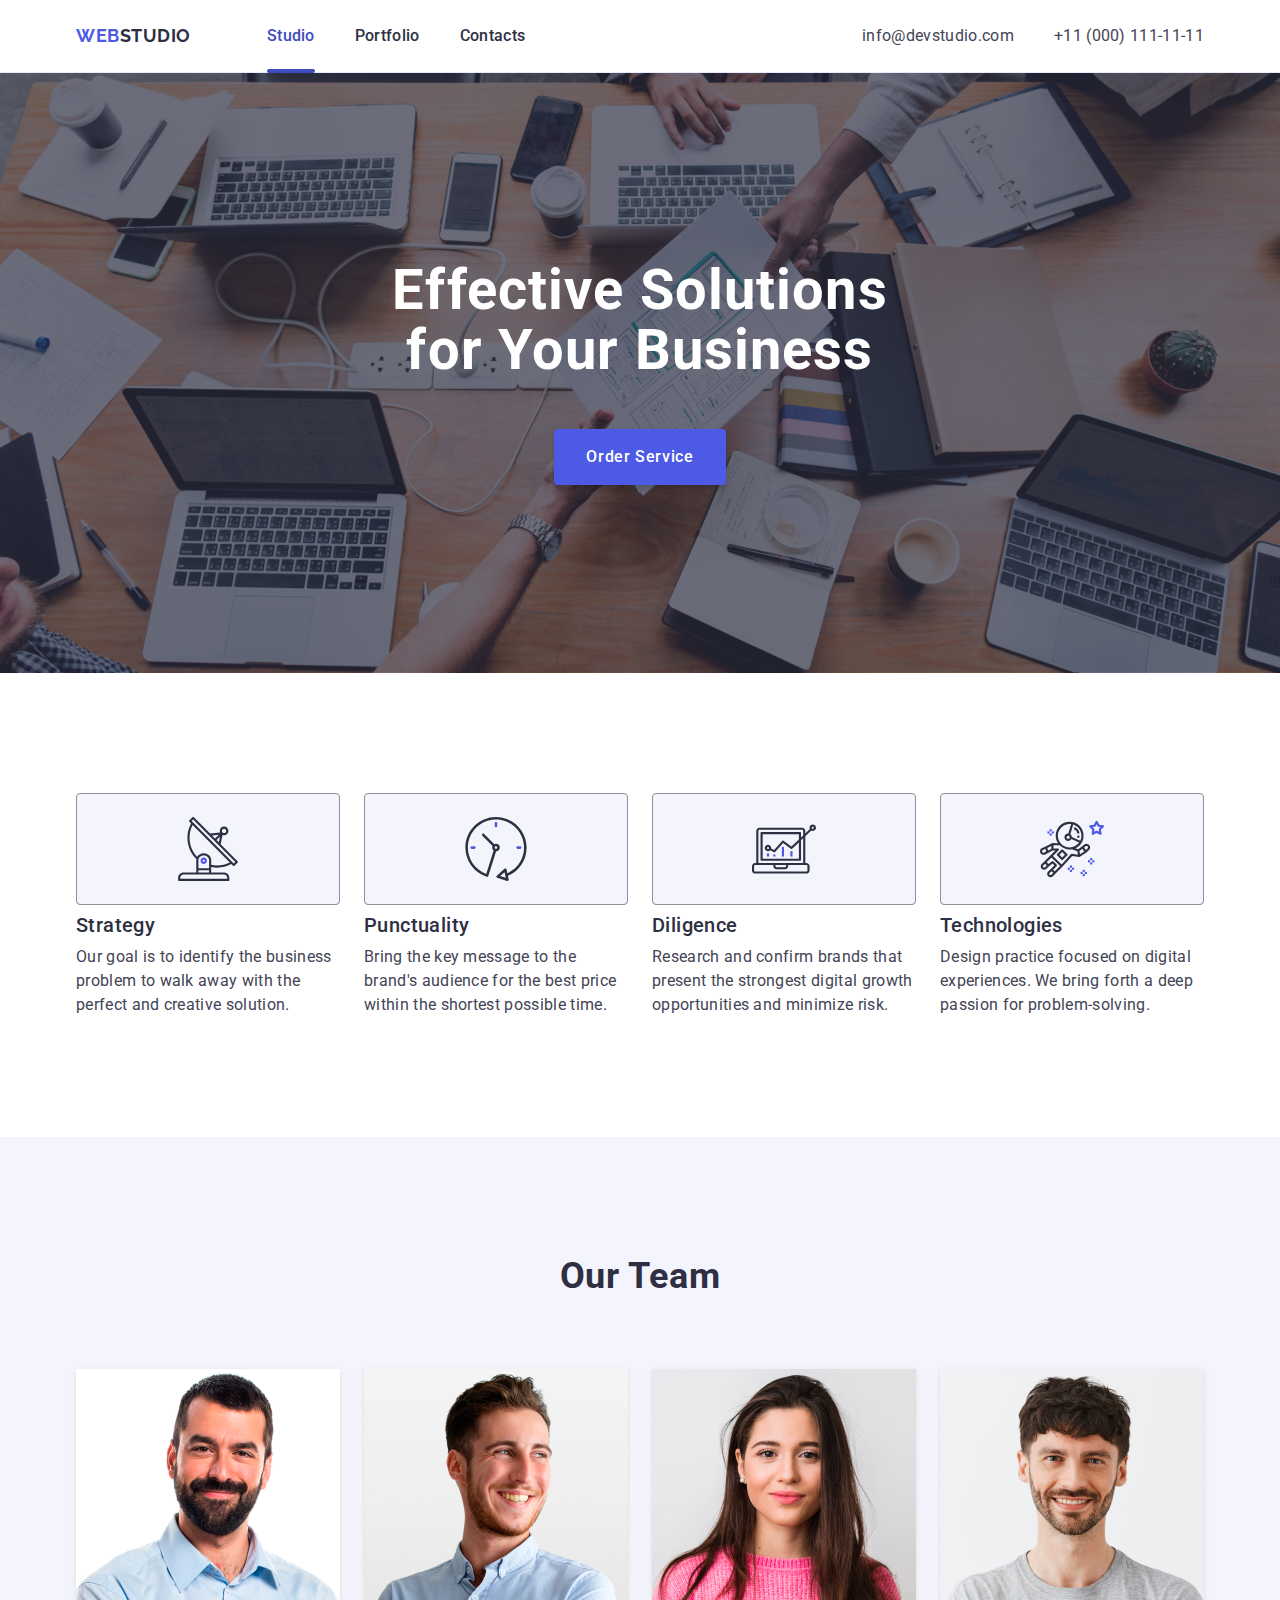
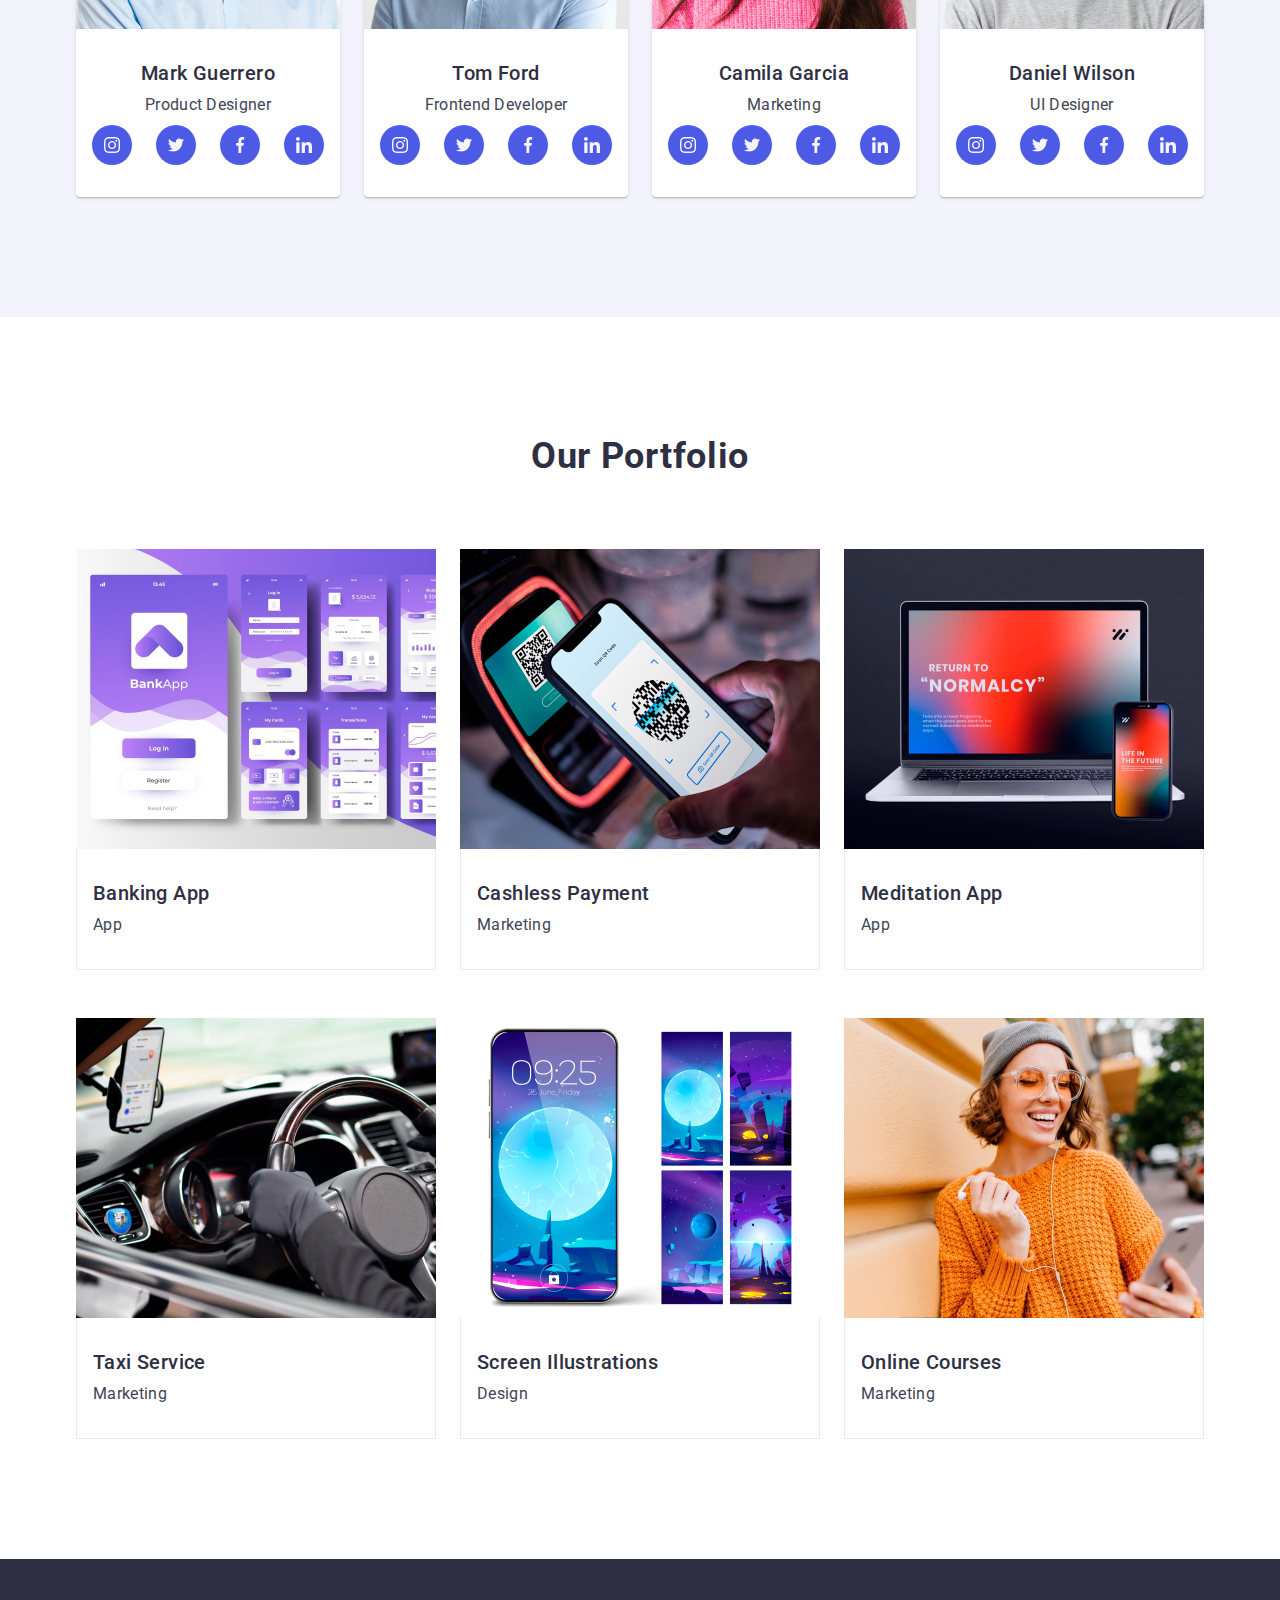
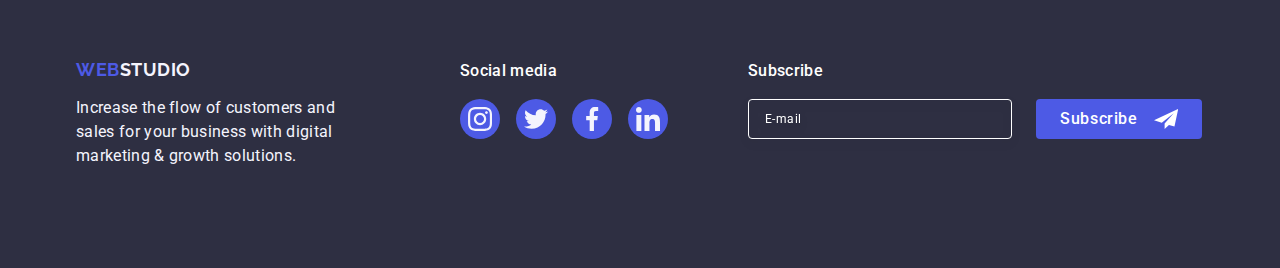
<file: index.html>
<!DOCTYPE html>
<html lang="en">
  <head>
    <meta charset="UTF-8" />
    <meta name="viewport" content="width=device-width, initial-scale=1.0" />
    <title>goit-markup-hw-05</title>

    <link
      rel="stylesheet"
      href="https://cdnjs.cloudflare.com/ajax/libs/modern-normalize/2.0.0/modern-normalize.min.css"
    />
    <link rel="preconnect" href="https://fonts.googleapis.com" />
    <link rel="preconnect" href="https://fonts.gstatic.com" crossorigin />
    <link
      href="https://fonts.googleapis.com/css2?family=Raleway:wght@700&family=Roboto:wght@400;500;700&display=swap"
      rel="stylesheet"
    />

    <link rel="stylesheet" href="./css/style.css" />
  </head>
  <body>
    <!-- header -->

    <header class="header">
      <div class="container-header container">
        <nav class="navigation">
          <a href="./index.html" target="_blank" class="logo-item"
            >Web<span class="logo-span">Studio</span>
          </a>
          <ul class="navigation-list">
            <li>
              <a
                href="./index.html"
                target="_blank"
                class="navigation-item active-color nav-active-state"
                >Studio</a
              >
            </li>
            <li>
              <a
                href=""
                target="_blank"
                class="navigation-item nav-active-state"
                >Portfolio</a
              >
            </li>
            <li>
              <a
                href=""
                target="_blank"
                class="navigation-item nav-active-state"
                >Contacts</a
              >
            </li>
          </ul>
        </nav>
        <address class="address">
          <ul class="contacts-list">
            <li>
              <a href="mailto:info@devstudio.com" class="contacts-item"
                >info@devstudio.com</a
              >
            </li>
            <li>
              <a href="tel:+110001111111" class="contacts-item"
                >+11 (000) 111-11-11</a
              >
            </li>
          </ul>
        </address>
      </div>
    </header>

    <!-- main -->

    <main>
      <!-- order-service-hero-image-section -->

      <section class="section hero-image-section">
        <div class="container">
          <h1 class="hero-image-title">
            Effective Solutions for Your Business
          </h1>
          <button type="button" class="order-service-button" data-modal-open>
            Order Service
          </button>
        </div>
      </section>

      <!-- about-company-first-section -->

      <section class="section first-section">
        <div class="container">
          <h2 class="first-section-title visually-hidden">Lorem, ipsum.</h2>
          <ul class="first-section-list">
            <li class="first-section-list-item">
              <div class="first-section-list-icon">
                <svg width="64" height="64">
                  <use href="./images/icons.svg#strategy"></use>
                </svg>
              </div>
              <h3 class="first-section-list-item-title">Strategy</h3>
              <p class="first-section-list-item-description">
                Our goal is to identify the business problem to walk away with
                the perfect and creative solution.
              </p>
            </li>
            <li class="first-section-list-item">
              <div class="first-section-list-icon">
                <svg width="64" height="64">
                  <use href="./images/icons.svg#punctuality"></use>
                </svg>
              </div>
              <h3 class="first-section-list-item-title">Punctuality</h3>
              <p class="first-section-list-item-description">
                Bring the key message to the brand's audience for the best price
                within the shortest possible time.
              </p>
            </li>
            <li class="first-section-list-item">
              <div class="first-section-list-icon">
                <svg width="64" height="64">
                  <use href="./images/icons.svg#diligence"></use>
                </svg>
              </div>
              <h3 class="first-section-list-item-title">Diligence</h3>
              <p class="first-section-list-item-description">
                Research and confirm brands that present the strongest digital
                growth opportunities and minimize risk.
              </p>
            </li>
            <li class="first-section-list-item">
              <div class="first-section-list-icon">
                <svg width="64" height="64">
                  <use href="./images/icons.svg#technologies"></use>
                </svg>
              </div>
              <h3 class="first-section-list-item-title">Technologies</h3>
              <p class="first-section-list-item-description">
                Design practice focused on digital experiences. We bring forth a
                deep passion for problem-solving.
              </p>
            </li>
          </ul>
        </div>
      </section>

      <!-- our-team-second-section -->

      <section class="section second-section">
        <div class="container">
          <h2 class="second-section-title">Our Team</h2>
          <ul class="second-section-list">
            <li class="second-section-list-item">
              <img
                src="./images/mark-guerrero.jpg"
                alt="Mark Guerrero - Product Designer"
                width="264"
                class="second-section-list-img"
              />
              <div class="second-section-list-item-text-holder">
                <h3 class="second-section-list-item-title">Mark Guerrero</h3>
                <p class="second-section-list-item-description">
                  Product Designer
                </p>
                <ul class="social-media-list-icon">
                  <li class="social-media-item-icon">
                    <a
                      href="https://www.instagram.com/"
                      class="social-media-link"
                    >
                      <svg width="16" height="16" class="social-media-icon">
                        <use href="./images/icons.svg#instagram"></use>
                      </svg>
                    </a>
                  </li>
                  <li class="social-media-item-icon">
                    <a
                      href="https://www.twitter.com/"
                      class="social-media-link"
                    >
                      <svg width="16" height="16" class="social-media-icon">
                        <use href="./images/icons.svg#twitter"></use>
                      </svg>
                    </a>
                  </li>
                  <li class="social-media-item-icon">
                    <a
                      href="https://www.facebook.com/"
                      class="social-media-link"
                    >
                      <svg width="16" height="16" class="social-media-icon">
                        <use href="./images/icons.svg#facebook"></use>
                      </svg>
                    </a>
                  </li>
                  <li class="social-media-item-icon">
                    <a
                      href="https://www.linkedin.com/"
                      class="social-media-link"
                    >
                      <svg width="16" height="16" class="social-media-icon">
                        <use href="./images/icons.svg#linkedin"></use>
                      </svg>
                    </a>
                  </li>
                </ul>
              </div>
            </li>
            <li class="second-section-list-item">
              <img
                src="./images/tom-ford.jpg"
                alt="Tom Ford - Frontend Developer"
                width="264"
                class="second-section-list-img"
              />
              <div class="second-section-list-item-text-holder">
                <h3 class="second-section-list-item-title">Tom Ford</h3>
                <p class="second-section-list-item-description">
                  Frontend Developer
                </p>
                <ul class="social-media-list-icon">
                  <li class="social-media-item-icon">
                    <a
                      href="https://www.instagram.com/"
                      class="social-media-link"
                    >
                      <svg width="16" height="16" class="social-media-icon">
                        <use href="./images/icons.svg#instagram"></use>
                      </svg>
                    </a>
                  </li>
                  <li class="social-media-item-icon">
                    <a
                      href="https://www.twitter.com/"
                      class="social-media-link"
                    >
                      <svg width="16" height="16" class="social-media-icon">
                        <use href="./images/icons.svg#twitter"></use>
                      </svg>
                    </a>
                  </li>
                  <li class="social-media-item-icon">
                    <a
                      href="https://www.facebook.com/"
                      class="social-media-link"
                    >
                      <svg width="16" height="16" class="social-media-icon">
                        <use href="./images/icons.svg#facebook"></use>
                      </svg>
                    </a>
                  </li>
                  <li class="social-media-item-icon">
                    <a
                      href="https://www.linkedin.com/"
                      class="social-media-link"
                    >
                      <svg width="16" height="16" class="social-media-icon">
                        <use href="./images/icons.svg#linkedin"></use>
                      </svg>
                    </a>
                  </li>
                </ul>
              </div>
            </li>
            <li class="second-section-list-item">
              <img
                src="./images/camila-garcia.jpg"
                alt="Camila Garcia - Marketing"
                width="264"
                class="second-section-list-img"
              />
              <div class="second-section-list-item-text-holder">
                <h3 class="second-section-list-item-title">Camila Garcia</h3>
                <p class="second-section-list-item-description">Marketing</p>
                <ul class="social-media-list-icon">
                  <li class="social-media-item-icon">
                    <a
                      href="https://www.instagram.com/"
                      class="social-media-link"
                    >
                      <svg width="16" height="16" class="social-media-icon">
                        <use href="./images/icons.svg#instagram"></use>
                      </svg>
                    </a>
                  </li>
                  <li class="social-media-item-icon">
                    <a
                      href="https://www.twitter.com/"
                      class="social-media-link"
                    >
                      <svg width="16" height="16" class="social-media-icon">
                        <use href="./images/icons.svg#twitter"></use>
                      </svg>
                    </a>
                  </li>
                  <li class="social-media-item-icon">
                    <a
                      href="https://www.facebook.com/"
                      class="social-media-link"
                    >
                      <svg width="16" height="16" class="social-media-icon">
                        <use href="./images/icons.svg#facebook"></use>
                      </svg>
                    </a>
                  </li>
                  <li class="social-media-item-icon">
                    <a
                      href="https://www.linkedin.com/"
                      class="social-media-link"
                    >
                      <svg width="16" height="16" class="social-media-icon">
                        <use href="./images/icons.svg#linkedin"></use>
                      </svg>
                    </a>
                  </li>
                </ul>
              </div>
            </li>
            <li class="second-section-list-item">
              <img
                src="./images/daniel-wilson.jpg"
                alt="Daniel Wilson - UI Designer"
                width="264"
                class="second-section-list-img"
              />
              <div class="second-section-list-item-text-holder">
                <h3 class="second-section-list-item-title">Daniel Wilson</h3>
                <p class="second-section-list-item-description">UI Designer</p>
                <ul class="social-media-list-icon">
                  <li class="social-media-item-icon">
                    <a
                      href="https://www.instagram.com/"
                      class="social-media-link"
                    >
                      <svg width="16" height="16" class="social-media-icon">
                        <use href="./images/icons.svg#instagram"></use>
                      </svg>
                    </a>
                  </li>
                  <li class="social-media-item-icon">
                    <a
                      href="https://www.twitter.com/"
                      class="social-media-link"
                    >
                      <svg width="16" height="16" class="social-media-icon">
                        <use href="./images/icons.svg#twitter"></use>
                      </svg>
                    </a>
                  </li>
                  <li class="social-media-item-icon">
                    <a
                      href="https://www.facebook.com/"
                      class="social-media-link"
                    >
                      <svg width="16" height="16" class="social-media-icon">
                        <use href="./images/icons.svg#facebook"></use>
                      </svg>
                    </a>
                  </li>
                  <li class="social-media-item-icon">
                    <a
                      href="https://www.linkedin.com/"
                      class="social-media-link"
                    >
                      <svg width="16" height="16" class="social-media-icon">
                        <use href="./images/icons.svg#linkedin"></use>
                      </svg>
                    </a>
                  </li>
                </ul>
              </div>
            </li>
          </ul>
        </div>
      </section>

      <!-- our-portfolio-third-section -->

      <section class="section third-section">
        <div class="container">
          <h2 class="third-section-title">Our Portfolio</h2>
          <ul class="third-section-list">
            <li class="third-section-list-item">
              <div class="third-section-img-box">
                <img
                  src="./images/banking-app.jpg"
                  alt="Banking applicatiom"
                  width="360"
                />
                <p class="third-section-text-overlay">
                  14 Stylish and User-Friendly App Design Concepts · Task
                  Manager App · Calorie Tracker App · Exotic Fruit Ecommerce App
                  · Cloud Storage App
                </p>
              </div>
              <div class="third-section-app-border">
                <h3 class="third-section-list-item-title">Banking App</h3>
                <p class="third-section-list-item-description">App</p>
              </div>
            </li>
            <li class="third-section-list-item">
              <div class="third-section-img-box">
                <img
                  src="./images/cashless-payment.jpg"
                  alt="Cashless Payment"
                  width="360"
                />
                <p class="third-section-text-overlay">
                  14 Stylish and User-Friendly App Design Concepts · Task
                  Manager App · Calorie Tracker App · Exotic Fruit Ecommerce App
                  · Cloud Storage App
                </p>
              </div>
              <div class="third-section-app-border">
                <h3 class="third-section-list-item-title">Cashless Payment</h3>
                <p class="third-section-list-item-description">Marketing</p>
              </div>
            </li>
            <li class="third-section-list-item">
              <div class="third-section-img-box">
                <img
                  src="./images/meditation-app.jpg"
                  alt="Meditation Application"
                  width="360"
                />
                <p class="third-section-text-overlay">
                  14 Stylish and User-Friendly App Design Concepts · Task
                  Manager App · Calorie Tracker App · Exotic Fruit Ecommerce App
                  · Cloud Storage App
                </p>
              </div>
              <div class="third-section-app-border">
                <h3 class="third-section-list-item-title">Meditation App</h3>
                <p class="third-section-list-item-description">App</p>
              </div>
            </li>
            <li class="third-section-list-item">
              <div class="third-section-img-box">
                <img
                  src="./images/taxi-service.jpg"
                  alt="Taxi Service"
                  width="360"
                />
                <p class="third-section-text-overlay">
                  14 Stylish and User-Friendly App Design Concepts · Task
                  Manager App · Calorie Tracker App · Exotic Fruit Ecommerce App
                  · Cloud Storage App
                </p>
              </div>
              <div class="third-section-app-border">
                <h3 class="third-section-list-item-title">Taxi Service</h3>
                <p class="third-section-list-item-description">Marketing</p>
              </div>
            </li>
            <li class="third-section-list-item">
              <div class="third-section-img-box">
                <img
                  src="./images/screen-illustration.jpg"
                  alt="Screen Illustration"
                  width="360"
                />
                <p class="third-section-text-overlay">
                  14 Stylish and User-Friendly App Design Concepts · Task
                  Manager App · Calorie Tracker App · Exotic Fruit Ecommerce App
                  · Cloud Storage App
                </p>
              </div>
              <div class="third-section-app-border">
                <h3 class="third-section-list-item-title">
                  Screen Illustrations
                </h3>
                <p class="third-section-list-item-description">Design</p>
              </div>
            </li>
            <li class="third-section-list-item">
              <div class="third-section-img-box">
                <img
                  src="./images/online-courses.jpg"
                  alt="Online Courses"
                  width="360"
                />
                <p class="third-section-text-overlay">
                  14 Stylish and User-Friendly App Design Concepts · Task
                  Manager App · Calorie Tracker App · Exotic Fruit Ecommerce App
                  · Cloud Storage App
                </p>
              </div>
              <div class="third-section-app-border">
                <h3 class="third-section-list-item-title">Online Courses</h3>
                <p class="third-section-list-item-description">Marketing</p>
              </div>
            </li>
          </ul>
        </div>
      </section>
    </main>

    <!-- footer -->

    <footer class="footer">
      <div class="container footer-container">
        <div class="footer-first-box">
          <a href="./index.html" target="_blank" class="logo-item"
            >Web<span class="logo-span">Studio</span>
          </a>
          <p class="footer-description">
            Increase the flow of customers and sales for your business with
            digital marketing & growth solutions.
          </p>
        </div>
        <div class="footer-social-media-box">
          <p class="footer-social-media-text">Social media</p>
          <ul class="social-media-list-icon">
            <li class="social-media-item-icon">
              <a href="https://www.instagram.com/" class="social-media-link">
                <svg width="24" height="24" class="social-media-icon">
                  <use href="./images/icons.svg#instagram"></use>
                </svg>
              </a>
            </li>
            <li class="social-media-item-icon">
              <a href="https://www.twitter.com/" class="social-media-link">
                <svg width="24" height="24" class="social-media-icon">
                  <use href="./images/icons.svg#twitter"></use>
                </svg>
              </a>
            </li>
            <li class="social-media-item-icon">
              <a href="https://www.facebook.com/" class="social-media-link">
                <svg width="24" height="24" class="social-media-icon">
                  <use href="./images/icons.svg#facebook"></use>
                </svg>
              </a>
            </li>
            <li class="social-media-item-icon">
              <a href="https://www.linkedin.com/" class="social-media-link">
                <svg width="24" height="24" class="social-media-icon">
                  <use href="./images/icons.svg#linkedin"></use>
                </svg>
              </a>
            </li>
          </ul>
        </div>
         <div class="footer-subscribe-box">
          <p class="subscribe-label">Subscribe</p>
          <form class="subscribe-input">
            <label for="user-email-footer" class="footer_label">
            <input
            id="user-email-footer"
            name="user-email"
            type="email"
            class="input-e-mail"
            placeholder="E-mail"
            />
            </label>
            <button type="submit" class="footer-button">
              Subscribe
              <svg width="24" height="24" class="subscribe-icon">
                <use href="./images/icons.svg#subscribe"></use>
              </svg>
            </button>
          </form>
        </div>
      </div>
    </footer>

    <!-- modal -->
    <div class="backdrop is-hidden" data-modal>
      <div class="form-box">
        <button type="button" class="form-close-button" data-modal-close>
          <svg width="8" height="8" class="close-icon">
            <use href="./images/icons.svg#close"></use>
          </svg>
        </button>

        <p class="form-title">Leave your contacts and we will call you back</p>

        <form class="form">
          <div class="form-label-box">
            <label for="user-name" class="form-label">Name</label>
            <div class="input-wrap">
              <input id="user-name" name="user-name" type="text" class="focus-input-icon"/>
              <svg width="18" height="24" class="form-icon">
                <use href="./images/icons.svg#name"></use>
              </svg>
            </div>
          </div>
          <div class="form-label-box">
            <label for="user-tel" class="form-label">Phone</label>
            <div class="input-wrap">
              <input id="user-tel" name="user-tel" type="tel" class="focus-input-icon"/>
              <svg width="18" height="24" class="form-icon">
                <use href="./images/icons.svg#tel"></use>
              </svg>
            </div>
          </div>
          <div class="form-label-box">
            <label for="user-email" class="form-label">Email</label>
            <div class="input-wrap">
              <input id="user-email" name="user-email" type="email" class="focus-input-icon"/>
              <svg width="18" height="24" class="form-icon">
                <use href="./images/icons.svg#email"></use>
              </svg>
            </div>
          </div>
          <div class="form-textarea-box">
            <label for="user-comment" class="form-label"> Comment</label>
              <textarea
                id="user-comment"
                name="user-comment"
                rows="5"
                placeholder="Text input"
                class="form-textarea"
              ></textarea>
          </div>
          <div class="checkbox-container">
            <input
              type="checkbox"
              class="checkbox visually-hidden"
              id="user-privacy"
              value="true"
              name="user-privacy"
              required
            />
            <label for="user-privacy" class="policy">
              <span class="label-span">
                <svg class="span-svg" width="10" height="8">
                  <use href="./images/icons.svg#checked"></use>
                </svg>
              </span>
              I accept the terms and conditions of the
              <a href=" " class="checkbox-link">Privacy Policy</a>
            </label>
          </div>
          <button type="submit" class="form-sent-button">Sent</button>
        </form>
      </div>
    </div>
    <script src="./js/modal.js"></script>
  </body>
</html>
</file>
<file: css/style.css>
body {
  font-family: "Roboto", sans-serif;
  color: #434455;
  font-size: 16px;
  background-color: #fff;
  min-width: 320px;
}

h1,
h2,
h3,
p {
  margin-top: 0;
  margin-bottom: 0;
}

ul,
ol {
  list-style-type: none;
  margin-top: 0;
  margin-bottom: 0;
  padding-left: 0;
}

a {
  text-decoration: none;
}

img {
  display: block;
  max-width: 100%;
}

.container {
  width: 1158px;
  margin: 0 auto;
  padding: 0 15px;
}

/* header */

.header {
  width: 100%;
  border-bottom: 1px solid #e7e9fc;
  box-shadow: 0px 2px 1px rgba(46, 47, 66, 0.08),
    0px 1px 1px rgba(46, 47, 66, 0.16), 0px 1px 6px rgba(46, 47, 66, 0.08);
}

.container-header {
  display: flex;
  flex-direction: row;
  justify-content: space-between;
  height: 72px;
}

.navigation {
  display: flex;
  flex-direction: row;
  align-items: center;
}

.logo-item {
  color: #4d5ae5;
  font-family: "Raleway", sans-serif;
  font-size: 18px;
  font-weight: 700;
  line-height: 1.17;
  letter-spacing: 0.03em;
  text-transform: uppercase;
  margin-right: 76px;
}

.logo-span {
  color: #2e2f42;
}

.navigation-list {
  display: flex;
  flex-direction: row;
  gap: 40px;
}

.navigation-item {
  color: #2e2f42;
  font-weight: 500;
  font-size: 16px;
  line-height: 1.5;
  letter-spacing: 0.02em;
  padding: 24px 0;
  transition: color 250ms cubic-bezier(0.4, 0, 0.2, 1);
  position: relative;
  display: block;
}
.active-color {
  color: #404bbf;
}

.active-color::after {
  position: absolute;
  content: "";
  bottom: -1px;
  left: 0;
  width: 100%;
  height: 4px;
  background-color: #404bbf;
  border-radius: 2px;
}

.navigation-item:hover,
.navigation-item:focus {
  color: #404bbf;
}

.address {
  font-style: normal;
}

.contacts-list {
  height: 100%;
  display: flex;
  flex-direction: row;
  align-items: center;
  gap: 40px;
}

.contacts-item {
  color: #434455;
  line-height: 1.5;
  letter-spacing: 0.02em;
  font-size: 16px;
  transition: color 250ms cubic-bezier(0.4, 0, 0.2, 1);
}

.contacts-item:hover,
.contacts-item:focus {
  color: #404bbf;
}

/* main */

.section {
  padding: 120px 0;
}

/* hero-section */

.hero-image-section {
  max-width: 100%;
  margin: auto;
  background-color: #2e2f42;
  background-image: linear-gradient(
      to bottom,
      rgba(46, 47, 66, 0.7),
      rgba(46, 47, 66, 0.7)
    ),
    url(../images/hero-background.jpg);
  background-size: cover;
  background-repeat: no-repeat;
  background-position: center;
  padding: 188px 0;
}

.hero-image-title {
  color: #ffffff;
  font-size: 56px;
  font-weight: 700;
  line-height: 1.07;
  letter-spacing: 0.02em;
  text-align: center;
  max-width: 496px;
  margin: 0 auto 48px;
}

.order-service-button {
  cursor: pointer;
  background-color: #4d5ae5;
  font-family: "Roboto", sans-serif;
  font-size: 16px;
  color: #fff;
  font-weight: 500;
  line-height: 1.5;
  letter-spacing: 0.04em;
  padding: 16px 32px;
  border: none;
  border-radius: 4px;
  box-shadow: 0px 4px 4px 0px rgba(0, 0, 0, 0.15);
  display: block;
  margin: 0 auto;
  min-width: 169px;
  transition: background-color 250ms cubic-bezier(0.4, 0, 0.2, 1);
}

.order-service-button:hover,
.order-service-button:focus {
  background-color: #404bbf;
}

/* first-section */

.first-section {
  width: 100%;
}

.visually-hidden {
  position: absolute;
  width: 1px;
  height: 1px;
  margin: -1px;
  border: 0;
  padding: 0;

  white-space: nowrap;
  clip-path: inset(100%);
  clip: rect(0 0 0 0);
  overflow: hidden;
}

.first-section-list {
  display: flex;
  flex-direction: row;
  justify-content: center;
  gap: 24px;
}

.first-section-list-item {
  width: calc((100% - 72px) / 4);
}

.first-section-list-icon {
  background-color: #f4f4fd;
  border-radius: 4px;
  border: 1px solid #8e8f99;
  margin-bottom: 8px;
  display: flex;
  justify-content: center;
  align-items: center;
  height: 112px;
}

.first-section-list-item-title {
  color: #2e2f42;
  font-size: 20px;
  font-weight: 500;
  line-height: 1.2;
  letter-spacing: 0.02em;
  margin-bottom: 8px;
}

.first-section-list-item-description {
  color: #434455;
  font-size: 16px;
  line-height: 1.5;
  letter-spacing: 0.02em;
}

/* second-section */

.second-section {
  background-color: #f4f4fd;
}

.second-section-title {
  color: #2e2f42;
  text-align: center;
  font-size: 36px;
  font-weight: 700;
  line-height: 1.11;
  letter-spacing: 0.02em;
  text-transform: capitalize;
  margin: 0 0 72px 0;
}

.second-section-list {
  width: 1128px;
  display: flex;
  flex-direction: row;
  justify-content: space-between;
  gap: 24px;
}

.second-section-list-item {
  width: calc((100% - 72px) / 4);
  background-color: #ffffff;
  border-radius: 0px 0px 4px 4px;
  box-shadow: 0px 2px 1px 0px rgba(46, 47, 66, 0.08),
    0px 1px 1px 0px rgba(46, 47, 66, 0.16),
    0px 1px 6px 0px rgba(46, 47, 66, 0.08);
}

.second-section-list-item-title {
  color: #2e2f42;
  text-align: center;
  font-size: 20px;
  font-weight: 500;
  line-height: 1.2;
  letter-spacing: 0.02em;
  margin-bottom: 8px;
}

.second-section-list-item-text-holder {
  padding: 32px 0;
}

.second-section-list-item-description {
  font-size: 16px;
  line-height: 1.5;
  letter-spacing: 0.02em;
  color: #434455;
  text-align: center;
  margin-bottom: 8px;
}

.social-media-list-icon {
  display: flex;
  flex-direction: row;
  justify-content: center;
  align-items: center;
  gap: 24px;
}
.social-media-icon {
  fill: #f4f4fd;
}
.social-media-link {
  display: flex;
  align-items: center;
  justify-content: center;
  height: 40px;
  width: 40px;
  background-color: #4d5ae5;
  border-radius: 50%;
  box-sizing: border-box;
  padding: 12px 12px;
  transition: background-color 250ms cubic-bezier(0.4, 0, 0.2, 1);
}

.social-media-link:hover,
.social-media-link:focus {
  background-color: #404bbf;
}

/* third-section */

.third-section {
  background-color: #fff;
}

.third-section-title {
  color: #2e2f42;
  text-align: center;
  font-size: 36px;
  font-weight: 700;
  line-height: 1.11;
  letter-spacing: 0.02em;
  text-transform: capitalize;
  margin-bottom: 72px;
}

.third-section-list {
  width: 1128px;
  display: flex;
  flex-wrap: wrap;
  justify-content: space-between;
  column-gap: 24px;
  row-gap: 48px;
}

.third-section-list-item {
  background-color: #fff;
  width: calc((100% - 48px) / 3);
  transition: box-shadow 250ms cubic-bezier(0.4, 0, 0.2, 1);
}

.third-section-list-item:hover {
  box-shadow: 0px 2px 1px 0px rgba(46, 47, 66, 0.08),
    0px 1px 1px 0px rgba(46, 47, 66, 0.16),
    0px 1px 6px 0px rgba(46, 47, 66, 0.08);
}
.third-section-img-box {
  position: relative;
  overflow: hidden;
}

.third-section-text-overlay {
  position: absolute;
  top: 0;
  left: 0;
  width: 100%;
  height: 100%;
  transform: translateY(100%);
  transition: transform 250ms cubic-bezier(0.4, 0, 0.2, 1);
  background-color: #4d5ae5;
  color: #f4f4fd;
  font-weight: 400;
  line-height: 1.5;
  letter-spacing: 0.32px;
  padding: 40px 32px;
}

.third-section-list-item:hover .third-section-text-overlay {
  transform: translateX(0);
}

.third-section-app-border {
  border: 1px solid #e7e9fc;
  border-top: none;
  padding: 32px 16px;
}

.third-section-list-item-title {
  color: #2e2f42;
  font-size: 20px;
  font-weight: 500;
  line-height: 1.2;
  letter-spacing: 0.02em;
  margin: 0 0 8px;
}

.third-section-list-item-description {
  font-size: 16px;
  line-height: 1.5;
  letter-spacing: 0.02em;
  color: #434455;
}

/* footer */

.footer {
  background-color: #2e2f42;
  padding: 100px 0;
}

.footer .container {
  display: flex;
  align-items: baseline;
}

.footer-first-box {
  margin-right: 120px;
}
.footer .logo-item {
  color: #4d5ae5;
  display: inline-block;
  margin: 0 0 16px;
}

.footer .logo-span {
  color: #f4f4fd;
}

.footer-description {
  color: #f4f4fd;
  font-size: 16px;
  line-height: 1.5;
  letter-spacing: 0.02em;
  width: 264px;
}

.footer-social-media-box {
  margin-right: 80px;
}
.footer-social-media-text {
  color: #fff;
  font-weight: 500;
  line-height: 1.5;
  letter-spacing: 0.32px;
  margin-bottom: 16px;
}
.footer .social-media-list-icon {
  gap: 16px;
}

.footer .social-media-link {
  padding: 0;
}
.footer .social-media-link:hover,
.footer .social-media-link:focus {
  background-color: #31d0aa;
}

.subscribe-input {
  display: flex;
  gap: 24px;
}

.subscribe-label {
  color: #fff;
  display: block;
  font-size: 16px;
  font-weight: 500;
  line-height: 1.5;
  letter-spacing: 0.02em;
  margin-bottom: 16px;
}

.input-e-mail {
  width: 264px;
  height: 40px;
  border-radius: 4px;
  border: 1px solid #fff;
  font-size: 12px;
  font-weight: 400;
  line-height: 1.5;
  letter-spacing: 0.04em;
  padding-left: 16px;
  background-color: transparent;
  filter: drop-shadow(0px 4px 4px rgba(0, 0, 0, 0.15));
  color: #fff;
  transition: border-color 250ms cubic-bezier(0.4, 0, 0.2, 1);
}

.input-e-mail:hover {
  border-color: #4d5ae5;
}

.input-e-mail::placeholder {
  color: #fff;
}

.subscribe-icon {
  margin-left: 16px;
}

.footer-button {
  cursor: pointer;
  display: flex;
  align-items: center;
  justify-content: center;
  font-family: "Roboto", sans-serif;
  padding: 8px 24px;
  height: 40px;
  min-width: 165px;
  border: none;
  border-radius: 4px;
  background: #4d5ae5;
  color: #fff;
  text-align: center;
  font-weight: 500;
  line-height: 1.5;
  letter-spacing: 0.04em;
  transition: background-color 250ms cubic-bezier(0.4, 0, 0.2, 1);
}

.footer-button:hover {
  background-color: #404bbf;
}

/* form */
.is-hidden {
  visibility: hidden;
  opacity: 0;
  pointer-events: none;
}

.backdrop {
  position: fixed;
  top: 0;
  height: 100%;
  width: 100%;
  background-color: rgba(46, 47, 66, 0.4);
  transition: opacity 250ms cubic-bezier(0.4, 0, 0.2, 1),
    visibility 250ms cubic-bezier(0.4, 0, 0.2, 1);
}

.form-box {
  background-color: #fcfcfc;
  padding: 72px 24px 24px 24px;
  width: 408px;
  min-height: 584px;
  border-radius: 4px;
  position: absolute;
  top: 50%;
  left: 50%;
  box-shadow: 0px 1px 1px rgba(0, 0, 0, 0.14), 0px 1px 3px rgba(0, 0, 0, 0.12),
    0px 2px 1px rgba(0, 0, 0, 0.2);
  transform: translate(-50%, -50%) scale(1);
  transition: transform 250ms cubic-bezier(0.4, 0, 0.2, 1);
}

.form-close-button {
  position: absolute;
  top: 24px;
  right: 24px;
  width: 24px;
  height: 24px;
  border-radius: 50%;
  border: none;
  cursor: pointer;
  padding: 0;
  background-color: #e7e9fc;
  border: 1px solid rgba(0, 0, 0, 0.1);
  fill: #2e2f42;
  display: flex;
  align-items: center;
  justify-content: center;
  transition: background-color 250ms cubic-bezier(0.4, 0, 0.2, 1),
    border 250ms cubic-bezier(0.4, 0, 0.2, 1);
}

.close-icon {
  height: 24px;
  width: 24px;
  transition: fill 250ms cubic-bezier(0.4, 0, 0.2, 1);
}

.form-close-button:hover,
.form-close-button:focus {
  background-color: #404bbf;
  border: none;
  fill: #fff;
}

.form-title {
  color: #2e2f42;
  text-align: center;
  font-weight: 500;
  line-height: 1.5;
  letter-spacing: 0.02em;
  margin-bottom: 16px;
}

.form-label-box {
  margin-bottom: 8px;
}
.form-label {
  color: #8e8f99;
  font-size: 12px;
  font-weight: 400;
  line-height: 1.17;
  letter-spacing: 0.04em;
  display: block;
  margin-bottom: 4px;
}

.input-wrap input {
  display: block;
  width: 360px;
  height: 40px;
  padding-left: 38px;
  border-radius: 4px;
  border: 1px solid rgba(46, 47, 66, 0.4);
  background-color: transparent;
  outline: transparent;
  transition: border-color 250ms cubic-bezier(0.4, 0, 0.2, 1);
}

.input-wrap input:hover,
.input-wrap input:focus {
  border-color: #4d5ae5;
  fill: #4d5ae5;
}

.focus-input-icon:focus+.form-icon,
 .focus-input-icon:hover+.form-icon{
  fill: #4D5AE5;
}

.input-wrap {
  position: relative;
}

.form-icon {
  position: absolute;
  top: 50%;
  transform: translateY(-50%);
  left: 16px;
  fill: #434455;
  transition: fill 250ms cubic-bezier(0.4, 0, 0.2, 1);
}




.form-textarea-box {
  margin-bottom: 16px;
}

.form-textarea {
  width: 100%;
  height: 120px;
  border-radius: 4px;
  border: 1px solid rgba(46, 47, 66, 0.4);
  resize: none;
  font-size: 12px;
  font-weight: 400;
  line-height: 1.17;
  letter-spacing: 0.04em;
  padding: 8px 16px;
  color: rgba(46, 47, 66, 0.4);
  border: 1px solid rgba(46, 47, 66, 0.4);
  background-color: transparent;
  outline: transparent;
  resize: none;
  transition: border-color 250ms cubic-bezier(0.4, 0, 0.2, 1);
}

.form-textarea::placeholder {
  color: rgba(46, 47, 66, 0.4);
}

.form-textarea:hover,
.form-textarea:focus {
  border-color: #4d5ae5;
}

.checkbox-container {
  margin-bottom: 24px;
}

.checkbox {
  box-sizing: border-box;
  width: 16px;
  height: 16px;
  border: 1px solid rgba(46, 47, 66, 0.4);
  border-radius: 2px;
  position: absolute;
  left: 24px;
}

.label-span {
  width: 16px;
  height: 16px;
  border: 1px solid rgba(46, 47, 66, 0.4);
  border-radius: 2px;
  transition: background-color 250ms cubic-bezier(0.4, 0, 0.2, 1),
  border 250ms cubic-bezier(0.4, 0, 0.2, 1),
  fill 250ms cubic-bezier(0.4, 0, 0.2, 1);
  display: inline-flex;
  align-items: center;
  justify-content: center;
  fill: transparent;
  cursor: pointer;
}


.checkbox:checked+.policy span {
  background-color: #404bbf;
  border: none;
  fill: #f4f4fd;
}

.span-svg {
  width: 16px;
  height: 16px;
  position: absolute;
}

.policy {
  color: #8e8f99;
  font-size: 12px;
  line-height: 1.17;
  letter-spacing: 0.04em;
  
}

.policy a {
  color: #4d5ae5;
  text-decoration: underline;
}

.form-sent-button {
  display: block;
  background-color: #4d5ae5;
  padding: 16px 32px;
  font-family: "Roboto", sans-serif;
  font-size: 16px;
  font-weight: 500;
  line-height: 1.5;
  letter-spacing: 0.04em;
  color: #fff;
  text-align: center;
  border: none;
  border-radius: 4px;
  box-shadow: 0px 4px 4px 0px rgba(0, 0, 0, 0.15);
  cursor: pointer;
  margin: 0 auto;
  min-width: 169px;
  height: 56px;
  margin-top: 24px;
  transition: background-color 250ms cubic-bezier(0.4, 0, 0.2, 1);
}

.form-sent-button:hover {
  background-color: #404bbf;
}
</file>
